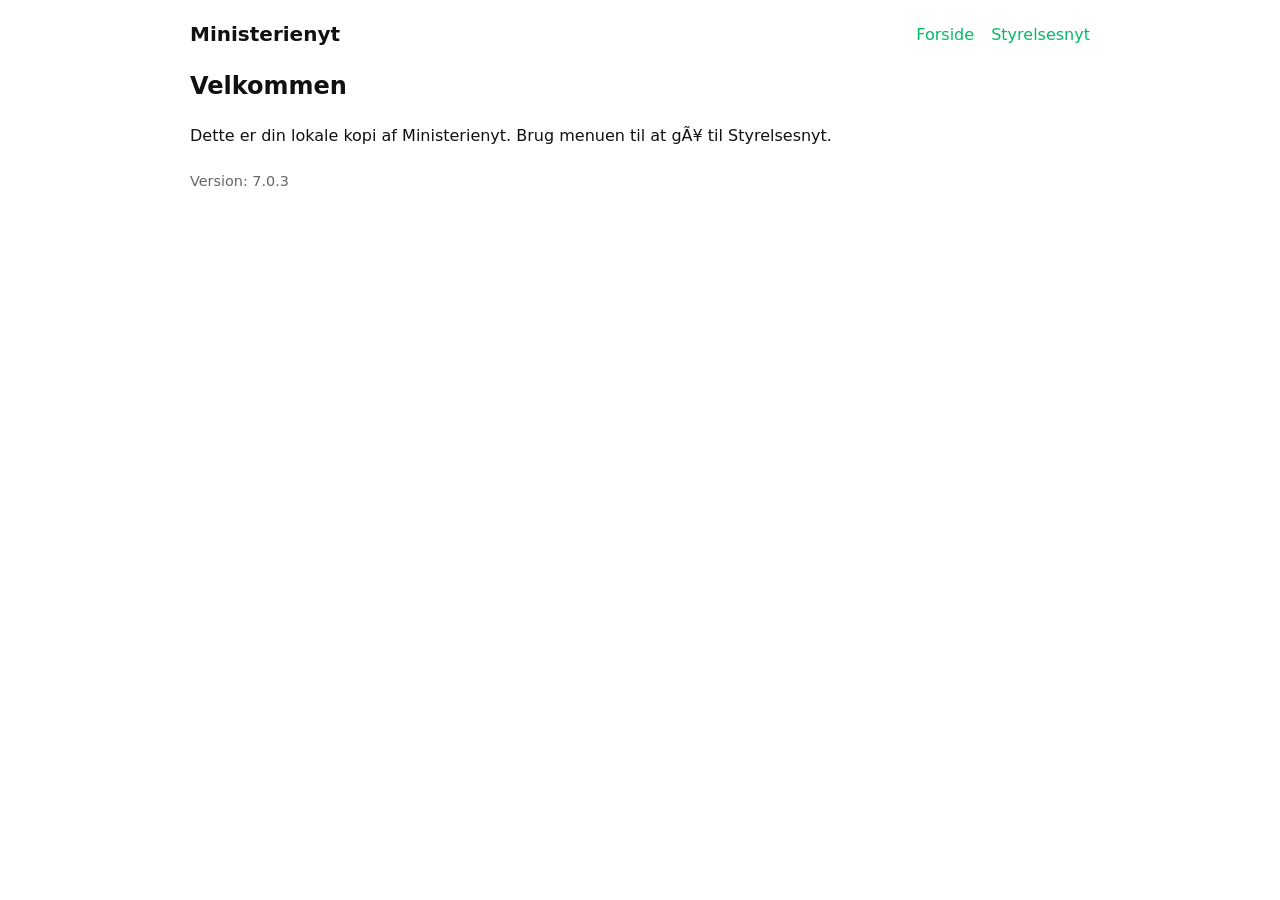
<file: Ministerienyt-patch-7.0.3/index.html>
﻿<!doctype html>
<html lang="da">
<head>
  <meta charset="utf-8" />
  <meta name="viewport" content="width=device-width,initial-scale=1" />
  <title>Ministerienyt</title>
  <link rel="stylesheet" href="css/styles.css">
</head>
<body>
  <header class="site-header">
    <h1>Ministerienyt</h1>
    <nav>
      <a href="index.html">Forside</a>
      <a href="styrelsesnyt.html">Styrelsesnyt</a>
    </nav>
  </header>

  <main id="main">
    <section>
      <h2>Velkommen</h2>
      <p>Dette er din lokale kopi af Ministerienyt. Brug menuen til at gÃ¥ til Styrelsesnyt.</p>
    </section>
  </main>

  <footer>
    <p>Version: <span id="site-version">7.0.3</span></p>
  </footer>

  <script>
    (async function(){
      try {
        const res = await fetch('data/sources.json', {cache: "no-store"});
        if (res.ok) {
          const j = await res.json();
          if (j.version) document.getElementById('site-version').textContent = j.version;
        }
      } catch(e){}
    })();
  </script>
</body>
</html>
</file>
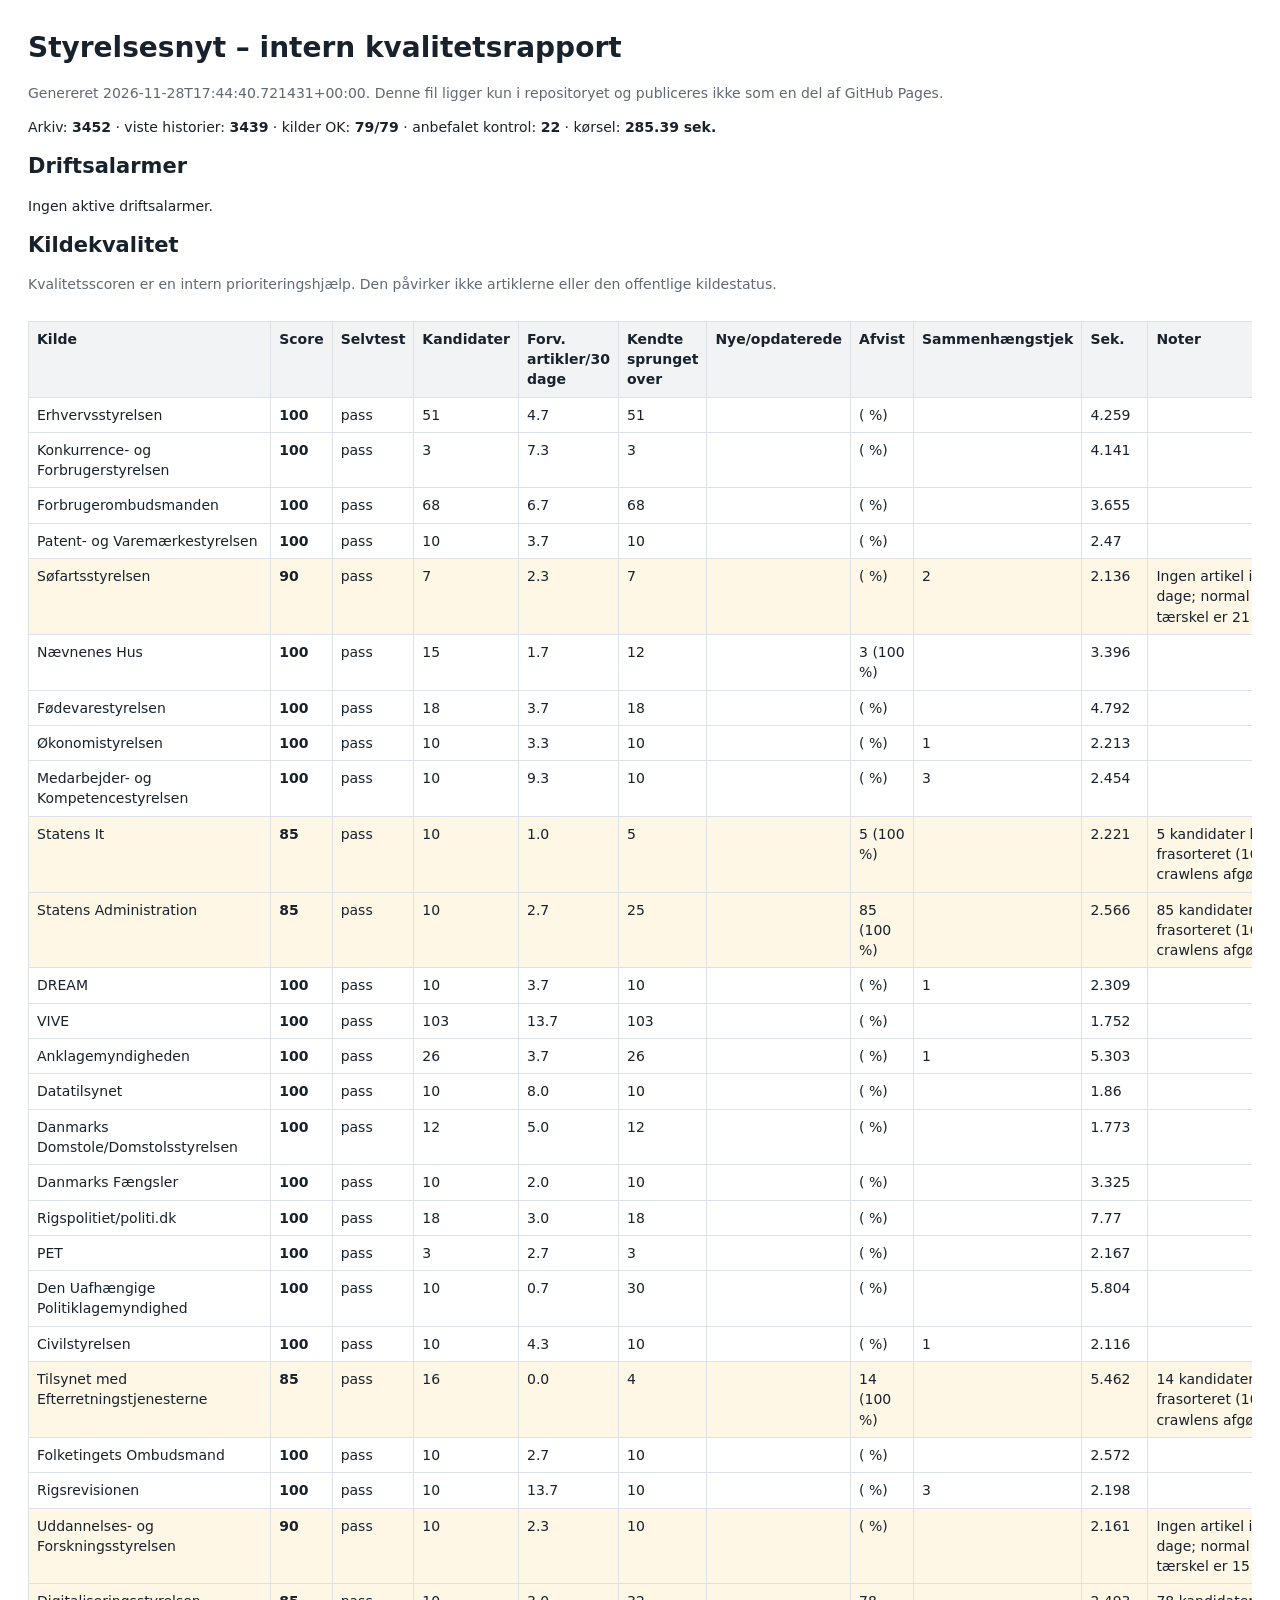
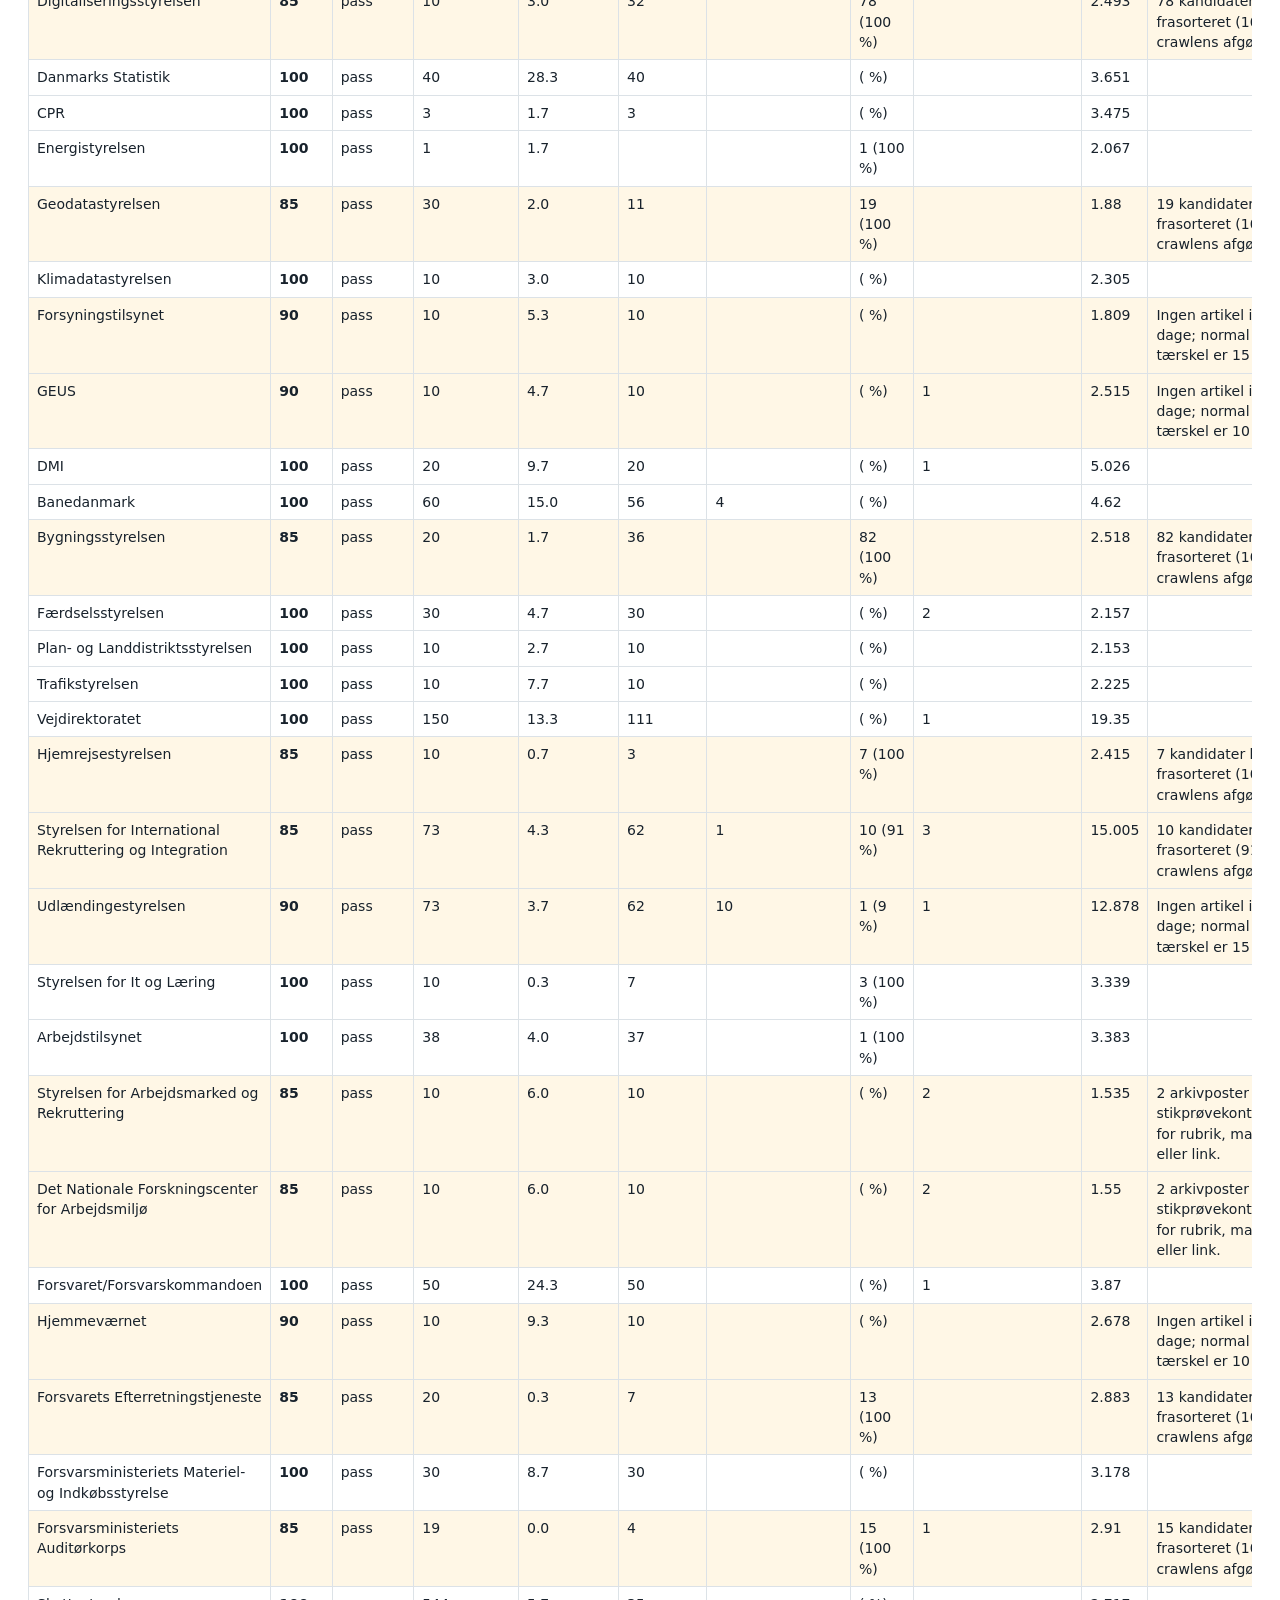
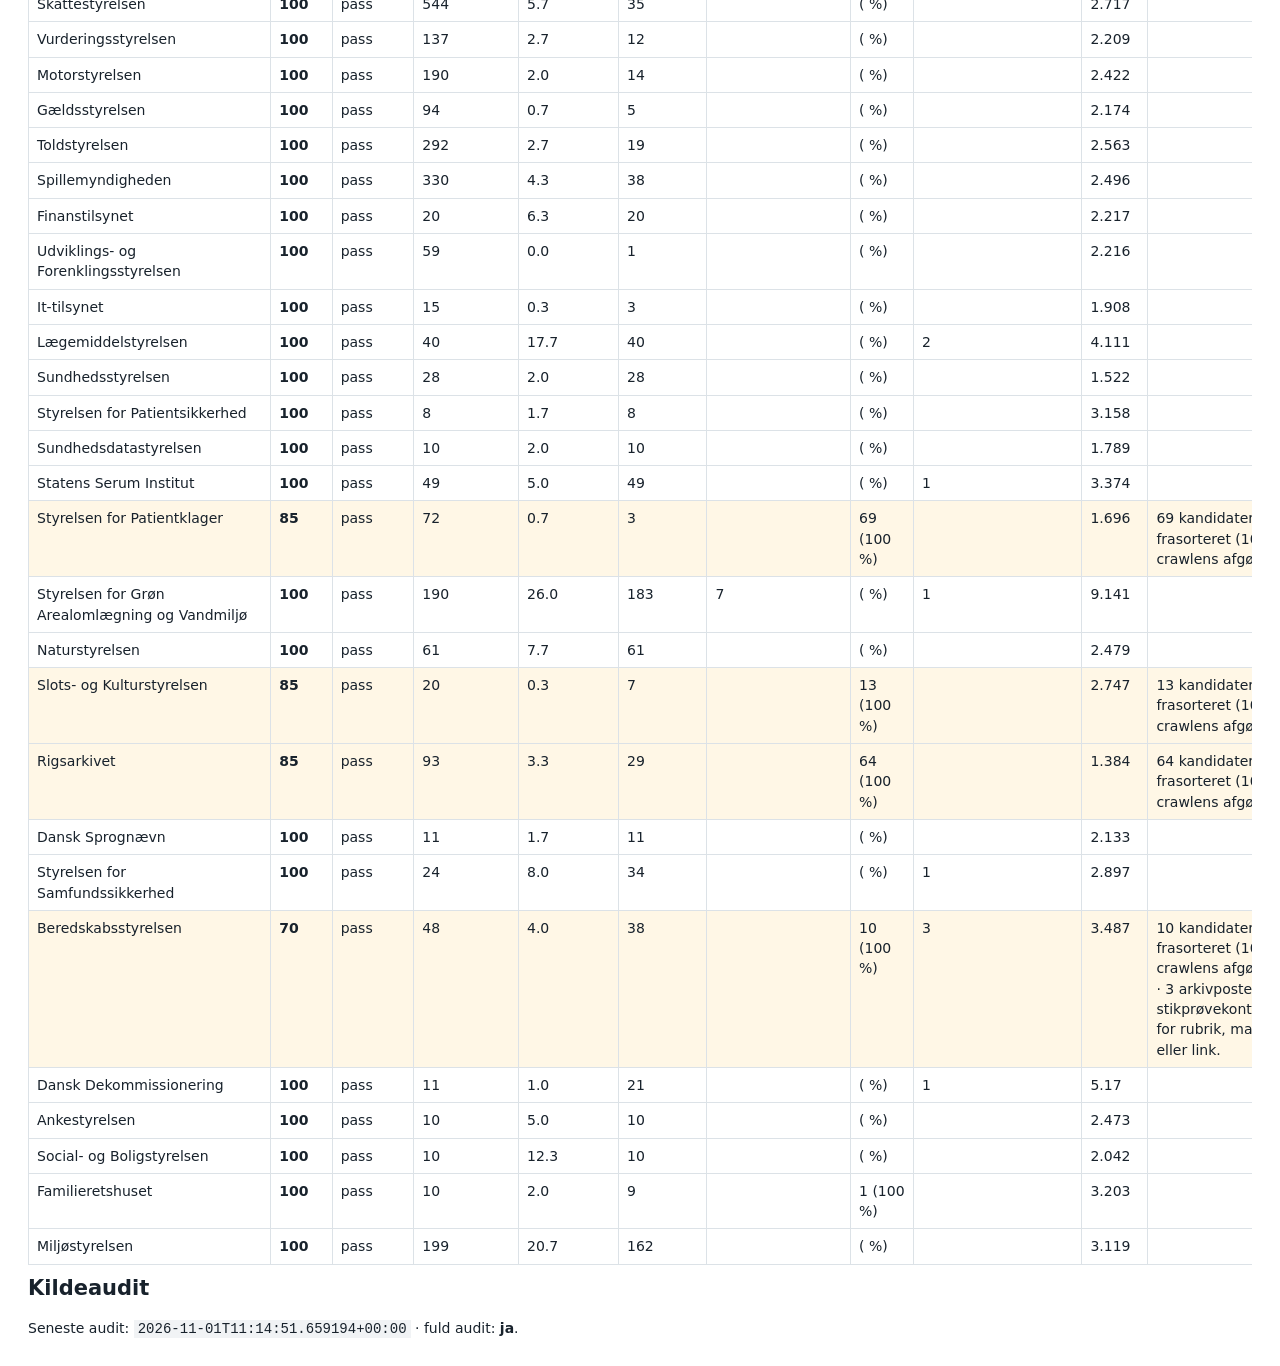
<file: agency_diagnostics.html>
<!doctype html><html lang="da"><head><meta charset="utf-8"><meta name="robots" content="noindex,nofollow,noarchive"><meta name="viewport" content="width=device-width,initial-scale=1"><title>Styrelsesnyt diagnostik</title><style>body{font:14px/1.45 system-ui,sans-serif;margin:28px;color:#18222c}h1,h2{margin:.4em 0}.meta{color:#5d6974}.table-wrap{overflow:auto}table{border-collapse:collapse;width:100%;margin-top:12px}th,td{border:1px solid #dce2e7;padding:7px 8px;text-align:left;vertical-align:top}th{background:#f1f3f5}tr.review{background:#fff7e6}code{background:#f1f3f5;padding:1px 4px}</style></head><body><h1>Styrelsesnyt – intern kvalitetsrapport</h1><p class="meta">Genereret 2026-11-28T17:44:40.721431+00:00. Denne fil ligger kun i repositoryet og publiceres ikke som en del af GitHub Pages.</p><p>Arkiv: <strong>3452</strong> · viste historier: <strong>3439</strong> · kilder OK: <strong>79/79</strong> · anbefalet kontrol: <strong>22</strong> · kørsel: <strong>285.39 sek.</strong></p><h2>Driftsalarmer</h2><p>Ingen aktive driftsalarmer.</p><h2>Kildekvalitet</h2><p class="meta">Kvalitetsscoren er en intern prioriteringshjælp. Den påvirker ikke artiklerne eller den offentlige kildestatus.</p><div class="table-wrap"><table><thead><tr><th>Kilde</th><th>Score</th><th>Selvtest</th><th>Kandidater</th><th>Forv. artikler/30 dage</th><th>Kendte sprunget over</th><th>Nye/opdaterede</th><th>Afvist</th><th>Sammenhængstjek</th><th>Sek.</th><th>Noter</th></tr></thead><tbody><tr><td>Erhvervsstyrelsen</td><td><strong>100</strong></td><td>pass</td><td>51</td><td>4.7</td><td>51</td><td></td><td> ( %)</td><td></td><td>4.259</td><td></td></tr><tr><td>Konkurrence- og Forbrugerstyrelsen</td><td><strong>100</strong></td><td>pass</td><td>3</td><td>7.3</td><td>3</td><td></td><td> ( %)</td><td></td><td>4.141</td><td></td></tr><tr><td>Forbrugerombudsmanden</td><td><strong>100</strong></td><td>pass</td><td>68</td><td>6.7</td><td>68</td><td></td><td> ( %)</td><td></td><td>3.655</td><td></td></tr><tr><td>Patent- og Varemærkestyrelsen</td><td><strong>100</strong></td><td>pass</td><td>10</td><td>3.7</td><td>10</td><td></td><td> ( %)</td><td></td><td>2.47</td><td></td></tr><tr class="review"><td>Søfartsstyrelsen</td><td><strong>90</strong></td><td>pass</td><td>7</td><td>2.3</td><td>7</td><td></td><td> ( %)</td><td>2</td><td>2.136</td><td>Ingen artikel i 38 dage; normal tærskel er 21 dage.</td></tr><tr><td>Nævnenes Hus</td><td><strong>100</strong></td><td>pass</td><td>15</td><td>1.7</td><td>12</td><td></td><td>3 (100 %)</td><td></td><td>3.396</td><td></td></tr><tr><td>Fødevarestyrelsen</td><td><strong>100</strong></td><td>pass</td><td>18</td><td>3.7</td><td>18</td><td></td><td> ( %)</td><td></td><td>4.792</td><td></td></tr><tr><td>Økonomistyrelsen</td><td><strong>100</strong></td><td>pass</td><td>10</td><td>3.3</td><td>10</td><td></td><td> ( %)</td><td>1</td><td>2.213</td><td></td></tr><tr><td>Medarbejder- og Kompetencestyrelsen</td><td><strong>100</strong></td><td>pass</td><td>10</td><td>9.3</td><td>10</td><td></td><td> ( %)</td><td>3</td><td>2.454</td><td></td></tr><tr class="review"><td>Statens It</td><td><strong>85</strong></td><td>pass</td><td>10</td><td>1.0</td><td>5</td><td></td><td>5 (100 %)</td><td></td><td>2.221</td><td>5 kandidater blev frasorteret (100 % af crawlens afgørelser).</td></tr><tr class="review"><td>Statens Administration</td><td><strong>85</strong></td><td>pass</td><td>10</td><td>2.7</td><td>25</td><td></td><td>85 (100 %)</td><td></td><td>2.566</td><td>85 kandidater blev frasorteret (100 % af crawlens afgørelser).</td></tr><tr><td>DREAM</td><td><strong>100</strong></td><td>pass</td><td>10</td><td>3.7</td><td>10</td><td></td><td> ( %)</td><td>1</td><td>2.309</td><td></td></tr><tr><td>VIVE</td><td><strong>100</strong></td><td>pass</td><td>103</td><td>13.7</td><td>103</td><td></td><td> ( %)</td><td></td><td>1.752</td><td></td></tr><tr><td>Anklagemyndigheden</td><td><strong>100</strong></td><td>pass</td><td>26</td><td>3.7</td><td>26</td><td></td><td> ( %)</td><td>1</td><td>5.303</td><td></td></tr><tr><td>Datatilsynet</td><td><strong>100</strong></td><td>pass</td><td>10</td><td>8.0</td><td>10</td><td></td><td> ( %)</td><td></td><td>1.86</td><td></td></tr><tr><td>Danmarks Domstole/Domstolsstyrelsen</td><td><strong>100</strong></td><td>pass</td><td>12</td><td>5.0</td><td>12</td><td></td><td> ( %)</td><td></td><td>1.773</td><td></td></tr><tr><td>Danmarks Fængsler</td><td><strong>100</strong></td><td>pass</td><td>10</td><td>2.0</td><td>10</td><td></td><td> ( %)</td><td></td><td>3.325</td><td></td></tr><tr><td>Rigspolitiet/politi.dk</td><td><strong>100</strong></td><td>pass</td><td>18</td><td>3.0</td><td>18</td><td></td><td> ( %)</td><td></td><td>7.77</td><td></td></tr><tr><td>PET</td><td><strong>100</strong></td><td>pass</td><td>3</td><td>2.7</td><td>3</td><td></td><td> ( %)</td><td></td><td>2.167</td><td></td></tr><tr><td>Den Uafhængige Politiklagemyndighed</td><td><strong>100</strong></td><td>pass</td><td>10</td><td>0.7</td><td>30</td><td></td><td> ( %)</td><td></td><td>5.804</td><td></td></tr><tr><td>Civilstyrelsen</td><td><strong>100</strong></td><td>pass</td><td>10</td><td>4.3</td><td>10</td><td></td><td> ( %)</td><td>1</td><td>2.116</td><td></td></tr><tr class="review"><td>Tilsynet med Efterretningstjenesterne</td><td><strong>85</strong></td><td>pass</td><td>16</td><td>0.0</td><td>4</td><td></td><td>14 (100 %)</td><td></td><td>5.462</td><td>14 kandidater blev frasorteret (100 % af crawlens afgørelser).</td></tr><tr><td>Folketingets Ombudsmand</td><td><strong>100</strong></td><td>pass</td><td>10</td><td>2.7</td><td>10</td><td></td><td> ( %)</td><td></td><td>2.572</td><td></td></tr><tr><td>Rigsrevisionen</td><td><strong>100</strong></td><td>pass</td><td>10</td><td>13.7</td><td>10</td><td></td><td> ( %)</td><td>3</td><td>2.198</td><td></td></tr><tr class="review"><td>Uddannelses- og Forskningsstyrelsen</td><td><strong>90</strong></td><td>pass</td><td>10</td><td>2.3</td><td>10</td><td></td><td> ( %)</td><td></td><td>2.161</td><td>Ingen artikel i 26 dage; normal tærskel er 15 dage.</td></tr><tr class="review"><td>Digitaliseringsstyrelsen</td><td><strong>85</strong></td><td>pass</td><td>10</td><td>3.0</td><td>32</td><td></td><td>78 (100 %)</td><td></td><td>2.493</td><td>78 kandidater blev frasorteret (100 % af crawlens afgørelser).</td></tr><tr><td>Danmarks Statistik</td><td><strong>100</strong></td><td>pass</td><td>40</td><td>28.3</td><td>40</td><td></td><td> ( %)</td><td></td><td>3.651</td><td></td></tr><tr><td>CPR</td><td><strong>100</strong></td><td>pass</td><td>3</td><td>1.7</td><td>3</td><td></td><td> ( %)</td><td></td><td>3.475</td><td></td></tr><tr><td>Energistyrelsen</td><td><strong>100</strong></td><td>pass</td><td>1</td><td>1.7</td><td></td><td></td><td>1 (100 %)</td><td></td><td>2.067</td><td></td></tr><tr class="review"><td>Geodatastyrelsen</td><td><strong>85</strong></td><td>pass</td><td>30</td><td>2.0</td><td>11</td><td></td><td>19 (100 %)</td><td></td><td>1.88</td><td>19 kandidater blev frasorteret (100 % af crawlens afgørelser).</td></tr><tr><td>Klimadatastyrelsen</td><td><strong>100</strong></td><td>pass</td><td>10</td><td>3.0</td><td>10</td><td></td><td> ( %)</td><td></td><td>2.305</td><td></td></tr><tr class="review"><td>Forsyningstilsynet</td><td><strong>90</strong></td><td>pass</td><td>10</td><td>5.3</td><td>10</td><td></td><td> ( %)</td><td></td><td>1.809</td><td>Ingen artikel i 19 dage; normal tærskel er 15 dage.</td></tr><tr class="review"><td>GEUS</td><td><strong>90</strong></td><td>pass</td><td>10</td><td>4.7</td><td>10</td><td></td><td> ( %)</td><td>1</td><td>2.515</td><td>Ingen artikel i 13 dage; normal tærskel er 10 dage.</td></tr><tr><td>DMI</td><td><strong>100</strong></td><td>pass</td><td>20</td><td>9.7</td><td>20</td><td></td><td> ( %)</td><td>1</td><td>5.026</td><td></td></tr><tr><td>Banedanmark</td><td><strong>100</strong></td><td>pass</td><td>60</td><td>15.0</td><td>56</td><td>4</td><td> ( %)</td><td></td><td>4.62</td><td></td></tr><tr class="review"><td>Bygningsstyrelsen</td><td><strong>85</strong></td><td>pass</td><td>20</td><td>1.7</td><td>36</td><td></td><td>82 (100 %)</td><td></td><td>2.518</td><td>82 kandidater blev frasorteret (100 % af crawlens afgørelser).</td></tr><tr><td>Færdselsstyrelsen</td><td><strong>100</strong></td><td>pass</td><td>30</td><td>4.7</td><td>30</td><td></td><td> ( %)</td><td>2</td><td>2.157</td><td></td></tr><tr><td>Plan- og Landdistriktsstyrelsen</td><td><strong>100</strong></td><td>pass</td><td>10</td><td>2.7</td><td>10</td><td></td><td> ( %)</td><td></td><td>2.153</td><td></td></tr><tr><td>Trafikstyrelsen</td><td><strong>100</strong></td><td>pass</td><td>10</td><td>7.7</td><td>10</td><td></td><td> ( %)</td><td></td><td>2.225</td><td></td></tr><tr><td>Vejdirektoratet</td><td><strong>100</strong></td><td>pass</td><td>150</td><td>13.3</td><td>111</td><td></td><td> ( %)</td><td>1</td><td>19.35</td><td></td></tr><tr class="review"><td>Hjemrejsestyrelsen</td><td><strong>85</strong></td><td>pass</td><td>10</td><td>0.7</td><td>3</td><td></td><td>7 (100 %)</td><td></td><td>2.415</td><td>7 kandidater blev frasorteret (100 % af crawlens afgørelser).</td></tr><tr class="review"><td>Styrelsen for International Rekruttering og Integration</td><td><strong>85</strong></td><td>pass</td><td>73</td><td>4.3</td><td>62</td><td>1</td><td>10 (91 %)</td><td>3</td><td>15.005</td><td>10 kandidater blev frasorteret (91 % af crawlens afgørelser).</td></tr><tr class="review"><td>Udlændingestyrelsen</td><td><strong>90</strong></td><td>pass</td><td>73</td><td>3.7</td><td>62</td><td>10</td><td>1 (9 %)</td><td>1</td><td>12.878</td><td>Ingen artikel i 25 dage; normal tærskel er 15 dage.</td></tr><tr><td>Styrelsen for It og Læring</td><td><strong>100</strong></td><td>pass</td><td>10</td><td>0.3</td><td>7</td><td></td><td>3 (100 %)</td><td></td><td>3.339</td><td></td></tr><tr><td>Arbejdstilsynet</td><td><strong>100</strong></td><td>pass</td><td>38</td><td>4.0</td><td>37</td><td></td><td>1 (100 %)</td><td></td><td>3.383</td><td></td></tr><tr class="review"><td>Styrelsen for Arbejdsmarked og Rekruttering</td><td><strong>85</strong></td><td>pass</td><td>10</td><td>6.0</td><td>10</td><td></td><td> ( %)</td><td>2</td><td>1.535</td><td>2 arkivposter bør stikprøvekontrolleres for rubrik, manchet eller link.</td></tr><tr class="review"><td>Det Nationale Forskningscenter for Arbejdsmiljø</td><td><strong>85</strong></td><td>pass</td><td>10</td><td>6.0</td><td>10</td><td></td><td> ( %)</td><td>2</td><td>1.55</td><td>2 arkivposter bør stikprøvekontrolleres for rubrik, manchet eller link.</td></tr><tr><td>Forsvaret/Forsvarskommandoen</td><td><strong>100</strong></td><td>pass</td><td>50</td><td>24.3</td><td>50</td><td></td><td> ( %)</td><td>1</td><td>3.87</td><td></td></tr><tr class="review"><td>Hjemmeværnet</td><td><strong>90</strong></td><td>pass</td><td>10</td><td>9.3</td><td>10</td><td></td><td> ( %)</td><td></td><td>2.678</td><td>Ingen artikel i 12 dage; normal tærskel er 10 dage.</td></tr><tr class="review"><td>Forsvarets Efterretningstjeneste</td><td><strong>85</strong></td><td>pass</td><td>20</td><td>0.3</td><td>7</td><td></td><td>13 (100 %)</td><td></td><td>2.883</td><td>13 kandidater blev frasorteret (100 % af crawlens afgørelser).</td></tr><tr><td>Forsvarsministeriets Materiel- og Indkøbsstyrelse</td><td><strong>100</strong></td><td>pass</td><td>30</td><td>8.7</td><td>30</td><td></td><td> ( %)</td><td></td><td>3.178</td><td></td></tr><tr class="review"><td>Forsvarsministeriets Auditørkorps</td><td><strong>85</strong></td><td>pass</td><td>19</td><td>0.0</td><td>4</td><td></td><td>15 (100 %)</td><td>1</td><td>2.91</td><td>15 kandidater blev frasorteret (100 % af crawlens afgørelser).</td></tr><tr><td>Skattestyrelsen</td><td><strong>100</strong></td><td>pass</td><td>544</td><td>5.7</td><td>35</td><td></td><td> ( %)</td><td></td><td>2.717</td><td></td></tr><tr><td>Vurderingsstyrelsen</td><td><strong>100</strong></td><td>pass</td><td>137</td><td>2.7</td><td>12</td><td></td><td> ( %)</td><td></td><td>2.209</td><td></td></tr><tr><td>Motorstyrelsen</td><td><strong>100</strong></td><td>pass</td><td>190</td><td>2.0</td><td>14</td><td></td><td> ( %)</td><td></td><td>2.422</td><td></td></tr><tr><td>Gældsstyrelsen</td><td><strong>100</strong></td><td>pass</td><td>94</td><td>0.7</td><td>5</td><td></td><td> ( %)</td><td></td><td>2.174</td><td></td></tr><tr><td>Toldstyrelsen</td><td><strong>100</strong></td><td>pass</td><td>292</td><td>2.7</td><td>19</td><td></td><td> ( %)</td><td></td><td>2.563</td><td></td></tr><tr><td>Spillemyndigheden</td><td><strong>100</strong></td><td>pass</td><td>330</td><td>4.3</td><td>38</td><td></td><td> ( %)</td><td></td><td>2.496</td><td></td></tr><tr><td>Finanstilsynet</td><td><strong>100</strong></td><td>pass</td><td>20</td><td>6.3</td><td>20</td><td></td><td> ( %)</td><td></td><td>2.217</td><td></td></tr><tr><td>Udviklings- og Forenklingsstyrelsen</td><td><strong>100</strong></td><td>pass</td><td>59</td><td>0.0</td><td>1</td><td></td><td> ( %)</td><td></td><td>2.216</td><td></td></tr><tr><td>It-tilsynet</td><td><strong>100</strong></td><td>pass</td><td>15</td><td>0.3</td><td>3</td><td></td><td> ( %)</td><td></td><td>1.908</td><td></td></tr><tr><td>Lægemiddelstyrelsen</td><td><strong>100</strong></td><td>pass</td><td>40</td><td>17.7</td><td>40</td><td></td><td> ( %)</td><td>2</td><td>4.111</td><td></td></tr><tr><td>Sundhedsstyrelsen</td><td><strong>100</strong></td><td>pass</td><td>28</td><td>2.0</td><td>28</td><td></td><td> ( %)</td><td></td><td>1.522</td><td></td></tr><tr><td>Styrelsen for Patientsikkerhed</td><td><strong>100</strong></td><td>pass</td><td>8</td><td>1.7</td><td>8</td><td></td><td> ( %)</td><td></td><td>3.158</td><td></td></tr><tr><td>Sundhedsdatastyrelsen</td><td><strong>100</strong></td><td>pass</td><td>10</td><td>2.0</td><td>10</td><td></td><td> ( %)</td><td></td><td>1.789</td><td></td></tr><tr><td>Statens Serum Institut</td><td><strong>100</strong></td><td>pass</td><td>49</td><td>5.0</td><td>49</td><td></td><td> ( %)</td><td>1</td><td>3.374</td><td></td></tr><tr class="review"><td>Styrelsen for Patientklager</td><td><strong>85</strong></td><td>pass</td><td>72</td><td>0.7</td><td>3</td><td></td><td>69 (100 %)</td><td></td><td>1.696</td><td>69 kandidater blev frasorteret (100 % af crawlens afgørelser).</td></tr><tr><td>Styrelsen for Grøn Arealomlægning og Vandmiljø</td><td><strong>100</strong></td><td>pass</td><td>190</td><td>26.0</td><td>183</td><td>7</td><td> ( %)</td><td>1</td><td>9.141</td><td></td></tr><tr><td>Naturstyrelsen</td><td><strong>100</strong></td><td>pass</td><td>61</td><td>7.7</td><td>61</td><td></td><td> ( %)</td><td></td><td>2.479</td><td></td></tr><tr class="review"><td>Slots- og Kulturstyrelsen</td><td><strong>85</strong></td><td>pass</td><td>20</td><td>0.3</td><td>7</td><td></td><td>13 (100 %)</td><td></td><td>2.747</td><td>13 kandidater blev frasorteret (100 % af crawlens afgørelser).</td></tr><tr class="review"><td>Rigsarkivet</td><td><strong>85</strong></td><td>pass</td><td>93</td><td>3.3</td><td>29</td><td></td><td>64 (100 %)</td><td></td><td>1.384</td><td>64 kandidater blev frasorteret (100 % af crawlens afgørelser).</td></tr><tr><td>Dansk Sprognævn</td><td><strong>100</strong></td><td>pass</td><td>11</td><td>1.7</td><td>11</td><td></td><td> ( %)</td><td></td><td>2.133</td><td></td></tr><tr><td>Styrelsen for Samfundssikkerhed</td><td><strong>100</strong></td><td>pass</td><td>24</td><td>8.0</td><td>34</td><td></td><td> ( %)</td><td>1</td><td>2.897</td><td></td></tr><tr class="review"><td>Beredskabsstyrelsen</td><td><strong>70</strong></td><td>pass</td><td>48</td><td>4.0</td><td>38</td><td></td><td>10 (100 %)</td><td>3</td><td>3.487</td><td>10 kandidater blev frasorteret (100 % af crawlens afgørelser). · 3 arkivposter bør stikprøvekontrolleres for rubrik, manchet eller link.</td></tr><tr><td>Dansk Dekommissionering</td><td><strong>100</strong></td><td>pass</td><td>11</td><td>1.0</td><td>21</td><td></td><td> ( %)</td><td>1</td><td>5.17</td><td></td></tr><tr><td>Ankestyrelsen</td><td><strong>100</strong></td><td>pass</td><td>10</td><td>5.0</td><td>10</td><td></td><td> ( %)</td><td></td><td>2.473</td><td></td></tr><tr><td>Social- og Boligstyrelsen</td><td><strong>100</strong></td><td>pass</td><td>10</td><td>12.3</td><td>10</td><td></td><td> ( %)</td><td></td><td>2.042</td><td></td></tr><tr><td>Familieretshuset</td><td><strong>100</strong></td><td>pass</td><td>10</td><td>2.0</td><td>9</td><td></td><td>1 (100 %)</td><td></td><td>3.203</td><td></td></tr><tr><td>Miljøstyrelsen</td><td><strong>100</strong></td><td>pass</td><td>199</td><td>20.7</td><td>162</td><td></td><td> ( %)</td><td></td><td>3.119</td><td></td></tr></tbody></table></div><h2>Kildeaudit</h2><p>Seneste audit: <code>2026-11-01T11:14:51.659194+00:00</code> · fuld audit: <strong>ja</strong>.</p></body></html>
</file>
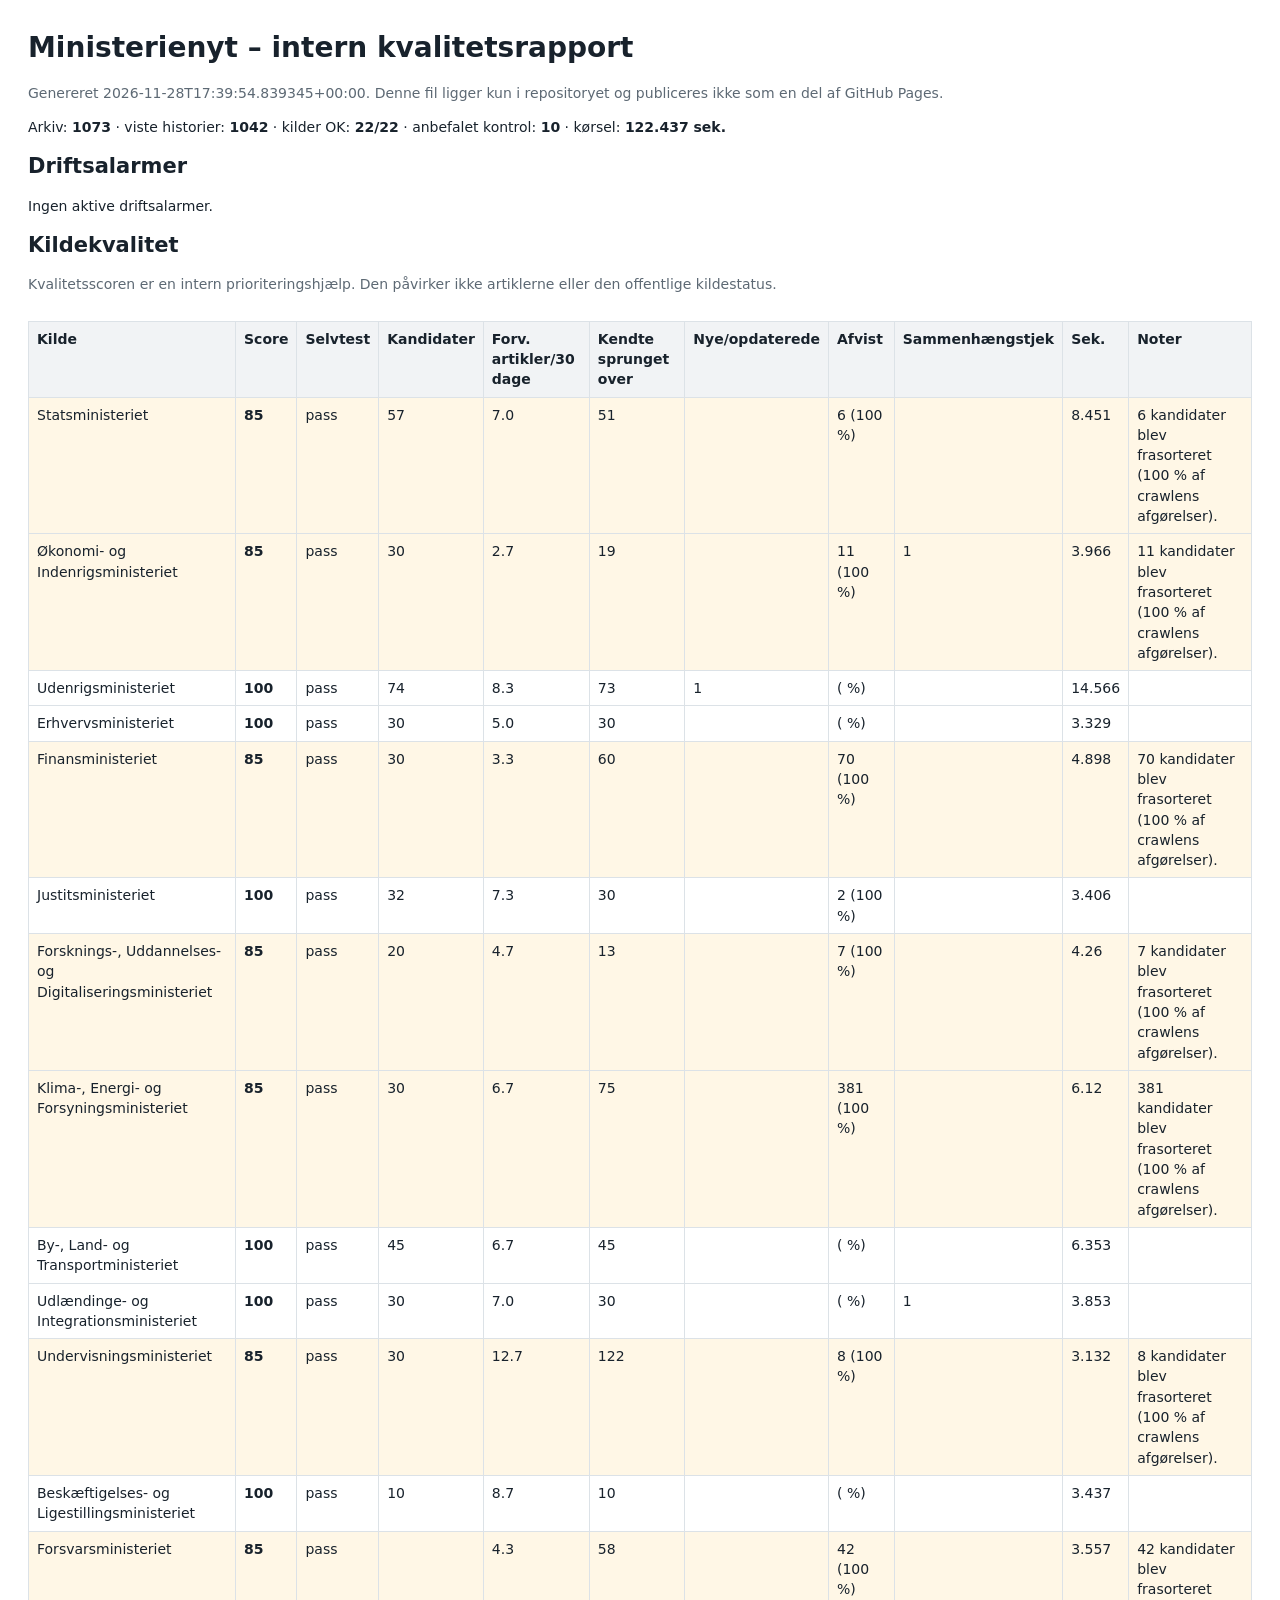
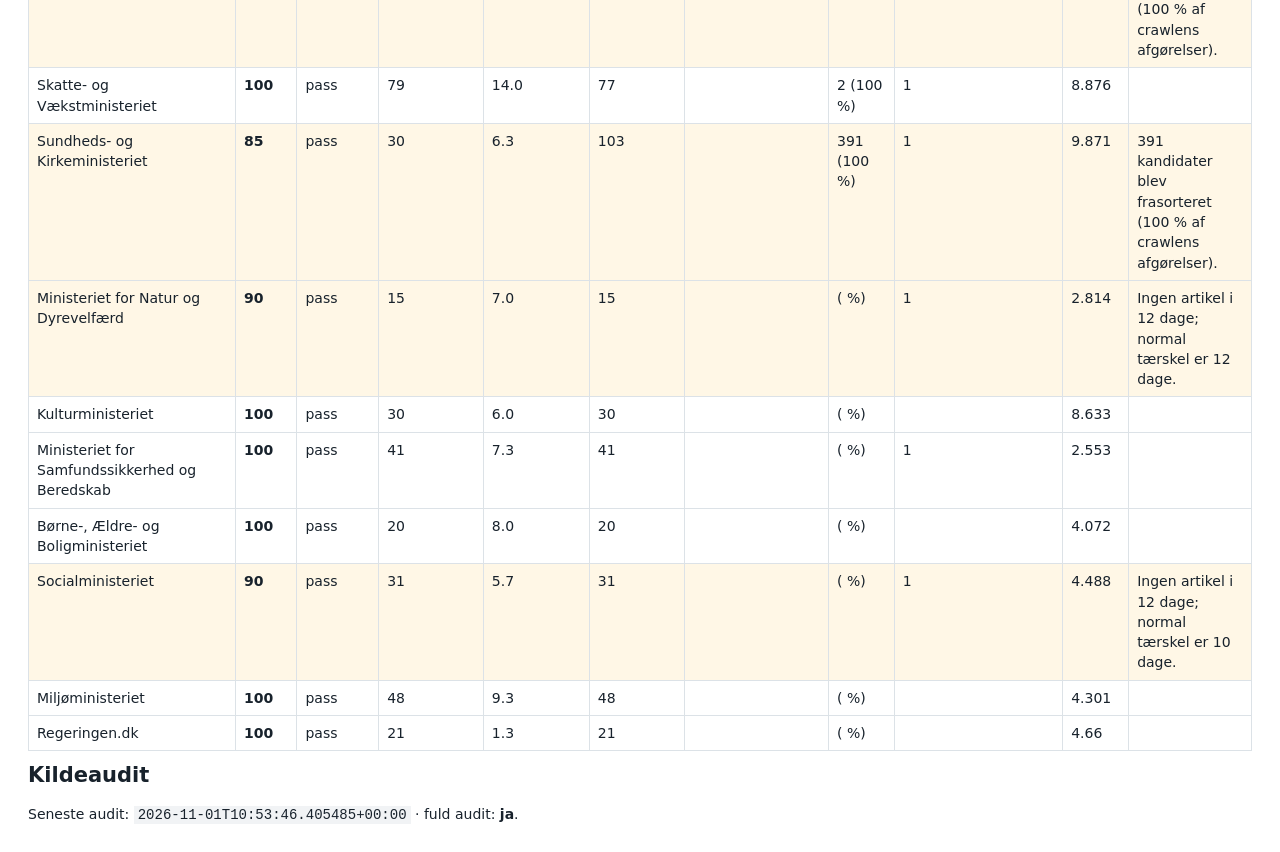
<file: diagnostics.html>
<!doctype html><html lang="da"><head><meta charset="utf-8"><meta name="robots" content="noindex,nofollow,noarchive"><meta name="viewport" content="width=device-width,initial-scale=1"><title>Ministerienyt diagnostik</title><style>body{font:14px/1.45 system-ui,sans-serif;margin:28px;color:#18222c}h1,h2{margin:.4em 0}.meta{color:#5d6974}.table-wrap{overflow:auto}table{border-collapse:collapse;width:100%;margin-top:12px}th,td{border:1px solid #dce2e7;padding:7px 8px;text-align:left;vertical-align:top}th{background:#f1f3f5}tr.review{background:#fff7e6}code{background:#f1f3f5;padding:1px 4px}</style></head><body><h1>Ministerienyt – intern kvalitetsrapport</h1><p class="meta">Genereret 2026-11-28T17:39:54.839345+00:00. Denne fil ligger kun i repositoryet og publiceres ikke som en del af GitHub Pages.</p><p>Arkiv: <strong>1073</strong> · viste historier: <strong>1042</strong> · kilder OK: <strong>22/22</strong> · anbefalet kontrol: <strong>10</strong> · kørsel: <strong>122.437 sek.</strong></p><h2>Driftsalarmer</h2><p>Ingen aktive driftsalarmer.</p><h2>Kildekvalitet</h2><p class="meta">Kvalitetsscoren er en intern prioriteringshjælp. Den påvirker ikke artiklerne eller den offentlige kildestatus.</p><div class="table-wrap"><table><thead><tr><th>Kilde</th><th>Score</th><th>Selvtest</th><th>Kandidater</th><th>Forv. artikler/30 dage</th><th>Kendte sprunget over</th><th>Nye/opdaterede</th><th>Afvist</th><th>Sammenhængstjek</th><th>Sek.</th><th>Noter</th></tr></thead><tbody><tr class="review"><td>Statsministeriet</td><td><strong>85</strong></td><td>pass</td><td>57</td><td>7.0</td><td>51</td><td></td><td>6 (100 %)</td><td></td><td>8.451</td><td>6 kandidater blev frasorteret (100 % af crawlens afgørelser).</td></tr><tr class="review"><td>Økonomi- og Indenrigsministeriet</td><td><strong>85</strong></td><td>pass</td><td>30</td><td>2.7</td><td>19</td><td></td><td>11 (100 %)</td><td>1</td><td>3.966</td><td>11 kandidater blev frasorteret (100 % af crawlens afgørelser).</td></tr><tr><td>Udenrigsministeriet</td><td><strong>100</strong></td><td>pass</td><td>74</td><td>8.3</td><td>73</td><td>1</td><td> ( %)</td><td></td><td>14.566</td><td></td></tr><tr><td>Erhvervsministeriet</td><td><strong>100</strong></td><td>pass</td><td>30</td><td>5.0</td><td>30</td><td></td><td> ( %)</td><td></td><td>3.329</td><td></td></tr><tr class="review"><td>Finansministeriet</td><td><strong>85</strong></td><td>pass</td><td>30</td><td>3.3</td><td>60</td><td></td><td>70 (100 %)</td><td></td><td>4.898</td><td>70 kandidater blev frasorteret (100 % af crawlens afgørelser).</td></tr><tr><td>Justitsministeriet</td><td><strong>100</strong></td><td>pass</td><td>32</td><td>7.3</td><td>30</td><td></td><td>2 (100 %)</td><td></td><td>3.406</td><td></td></tr><tr class="review"><td>Forsknings-, Uddannelses- og Digitaliseringsministeriet</td><td><strong>85</strong></td><td>pass</td><td>20</td><td>4.7</td><td>13</td><td></td><td>7 (100 %)</td><td></td><td>4.26</td><td>7 kandidater blev frasorteret (100 % af crawlens afgørelser).</td></tr><tr class="review"><td>Klima-, Energi- og Forsyningsministeriet</td><td><strong>85</strong></td><td>pass</td><td>30</td><td>6.7</td><td>75</td><td></td><td>381 (100 %)</td><td></td><td>6.12</td><td>381 kandidater blev frasorteret (100 % af crawlens afgørelser).</td></tr><tr><td>By-, Land- og Transportministeriet</td><td><strong>100</strong></td><td>pass</td><td>45</td><td>6.7</td><td>45</td><td></td><td> ( %)</td><td></td><td>6.353</td><td></td></tr><tr><td>Udlændinge- og Integrationsministeriet</td><td><strong>100</strong></td><td>pass</td><td>30</td><td>7.0</td><td>30</td><td></td><td> ( %)</td><td>1</td><td>3.853</td><td></td></tr><tr class="review"><td>Undervisningsministeriet</td><td><strong>85</strong></td><td>pass</td><td>30</td><td>12.7</td><td>122</td><td></td><td>8 (100 %)</td><td></td><td>3.132</td><td>8 kandidater blev frasorteret (100 % af crawlens afgørelser).</td></tr><tr><td>Beskæftigelses- og Ligestillingsministeriet</td><td><strong>100</strong></td><td>pass</td><td>10</td><td>8.7</td><td>10</td><td></td><td> ( %)</td><td></td><td>3.437</td><td></td></tr><tr class="review"><td>Forsvarsministeriet</td><td><strong>85</strong></td><td>pass</td><td></td><td>4.3</td><td>58</td><td></td><td>42 (100 %)</td><td></td><td>3.557</td><td>42 kandidater blev frasorteret (100 % af crawlens afgørelser).</td></tr><tr><td>Skatte- og Vækstministeriet</td><td><strong>100</strong></td><td>pass</td><td>79</td><td>14.0</td><td>77</td><td></td><td>2 (100 %)</td><td>1</td><td>8.876</td><td></td></tr><tr class="review"><td>Sundheds- og Kirkeministeriet</td><td><strong>85</strong></td><td>pass</td><td>30</td><td>6.3</td><td>103</td><td></td><td>391 (100 %)</td><td>1</td><td>9.871</td><td>391 kandidater blev frasorteret (100 % af crawlens afgørelser).</td></tr><tr class="review"><td>Ministeriet for Natur og Dyrevelfærd</td><td><strong>90</strong></td><td>pass</td><td>15</td><td>7.0</td><td>15</td><td></td><td> ( %)</td><td>1</td><td>2.814</td><td>Ingen artikel i 12 dage; normal tærskel er 12 dage.</td></tr><tr><td>Kulturministeriet</td><td><strong>100</strong></td><td>pass</td><td>30</td><td>6.0</td><td>30</td><td></td><td> ( %)</td><td></td><td>8.633</td><td></td></tr><tr><td>Ministeriet for Samfundssikkerhed og Beredskab</td><td><strong>100</strong></td><td>pass</td><td>41</td><td>7.3</td><td>41</td><td></td><td> ( %)</td><td>1</td><td>2.553</td><td></td></tr><tr><td>Børne-, Ældre- og Boligministeriet</td><td><strong>100</strong></td><td>pass</td><td>20</td><td>8.0</td><td>20</td><td></td><td> ( %)</td><td></td><td>4.072</td><td></td></tr><tr class="review"><td>Socialministeriet</td><td><strong>90</strong></td><td>pass</td><td>31</td><td>5.7</td><td>31</td><td></td><td> ( %)</td><td>1</td><td>4.488</td><td>Ingen artikel i 12 dage; normal tærskel er 10 dage.</td></tr><tr><td>Miljøministeriet</td><td><strong>100</strong></td><td>pass</td><td>48</td><td>9.3</td><td>48</td><td></td><td> ( %)</td><td></td><td>4.301</td><td></td></tr><tr><td>Regeringen.dk</td><td><strong>100</strong></td><td>pass</td><td>21</td><td>1.3</td><td>21</td><td></td><td> ( %)</td><td></td><td>4.66</td><td></td></tr></tbody></table></div><h2>Kildeaudit</h2><p>Seneste audit: <code>2026-11-01T10:53:46.405485+00:00</code> · fuld audit: <strong>ja</strong>.</p></body></html>
</file>
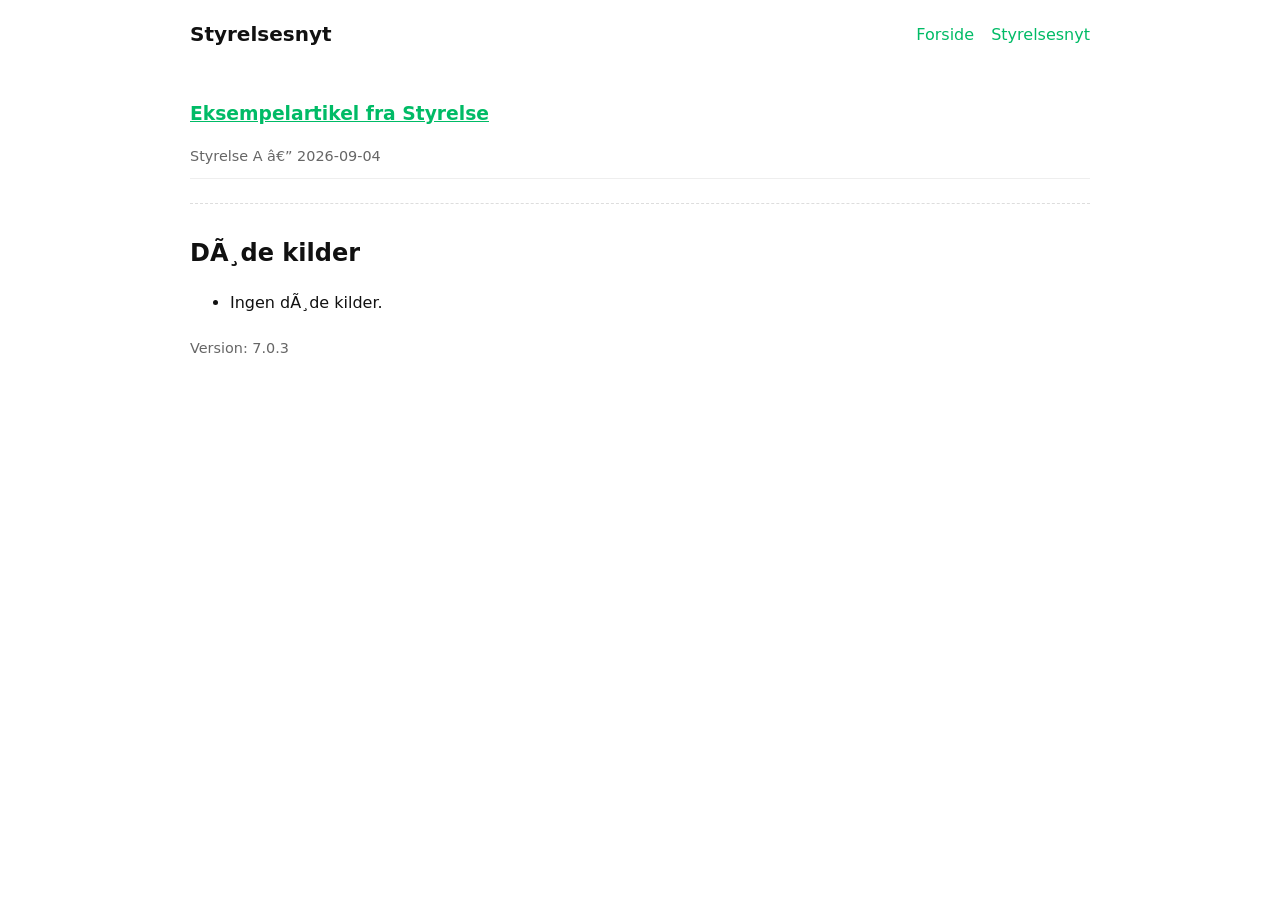
<file: Ministerienyt-patch-7.0.3/styrelsesnyt.html>
﻿<!doctype html>
<html lang="da">
<head>
  <meta charset="utf-8" />
  <meta name="viewport" content="width=device-width,initial-scale=1" />
  <title>Styrelsesnyt - Ministerienyt</title>
  <link rel="stylesheet" href="css/styles.css">
</head>
<body>
  <header class="site-header">
    <h1>Styrelsesnyt</h1>
    <nav>
      <a href="index.html">Forside</a>
      <a href="styrelsesnyt.html">Styrelsesnyt</a>
    </nav>
  </header>

  <main id="content">
    <div id="loading" class="loading">Henter kilderâ€¦</div>
    <div id="error" class="error" hidden>Der opstod en fejl ved hentning af kilder.</div>

    <section id="sources" aria-live="polite"></section>

    <section id="dead-sources">
      <h2>DÃ¸de kilder</h2>
      <ul id="dead-list"></ul>
    </section>
  </main>

  <footer>
    <p>Version: <span id="site-version">7.0.3</span></p>
  </footer>

  <script src="js/app.js"></script>
</body>
</html>
</file>
<file: Ministerienyt-patch-7.0.3/css/styles.css>
﻿:root{
  --bg:#ffffff;
  --text:#111;
  --muted:#666;
  --accent:#0b6;
  --max-width:900px;
  --gap:16px;
}
*{box-sizing:border-box}
body{
  font-family:system-ui,-apple-system,Segoe UI,Roboto,"Helvetica Neue",Arial;
  margin:0;
  color:var(--text);
  background:var(--bg);
  line-height:1.45;
  padding:20px;
}
.site-header{
  max-width:var(--max-width);
  margin:0 auto 20px;
  display:flex;
  align-items:center;
  justify-content:space-between;
}
.site-header h1{margin:0;font-size:1.25rem}
.site-header nav a{margin-left:12px;color:var(--accent);text-decoration:none}
main{max-width:var(--max-width);margin:0 auto}
.loading{color:var(--muted);padding:10px 0}
.error{color:#b00;padding:10px 0}
#sources article{border-bottom:1px solid #eee;padding:12px 0}
.source-meta{font-size:0.9rem;color:var(--muted)}
a.external{color:var(--accent)}
#dead-sources{margin-top:24px;border-top:1px dashed #ddd;padding-top:12px}
footer{max-width:var(--max-width);margin:24px auto 0;color:var(--muted);font-size:0.9rem}
@media (max-width:600px){
  body{padding:12px}
  .site-header{flex-direction:column;align-items:flex-start}
}
</file>
